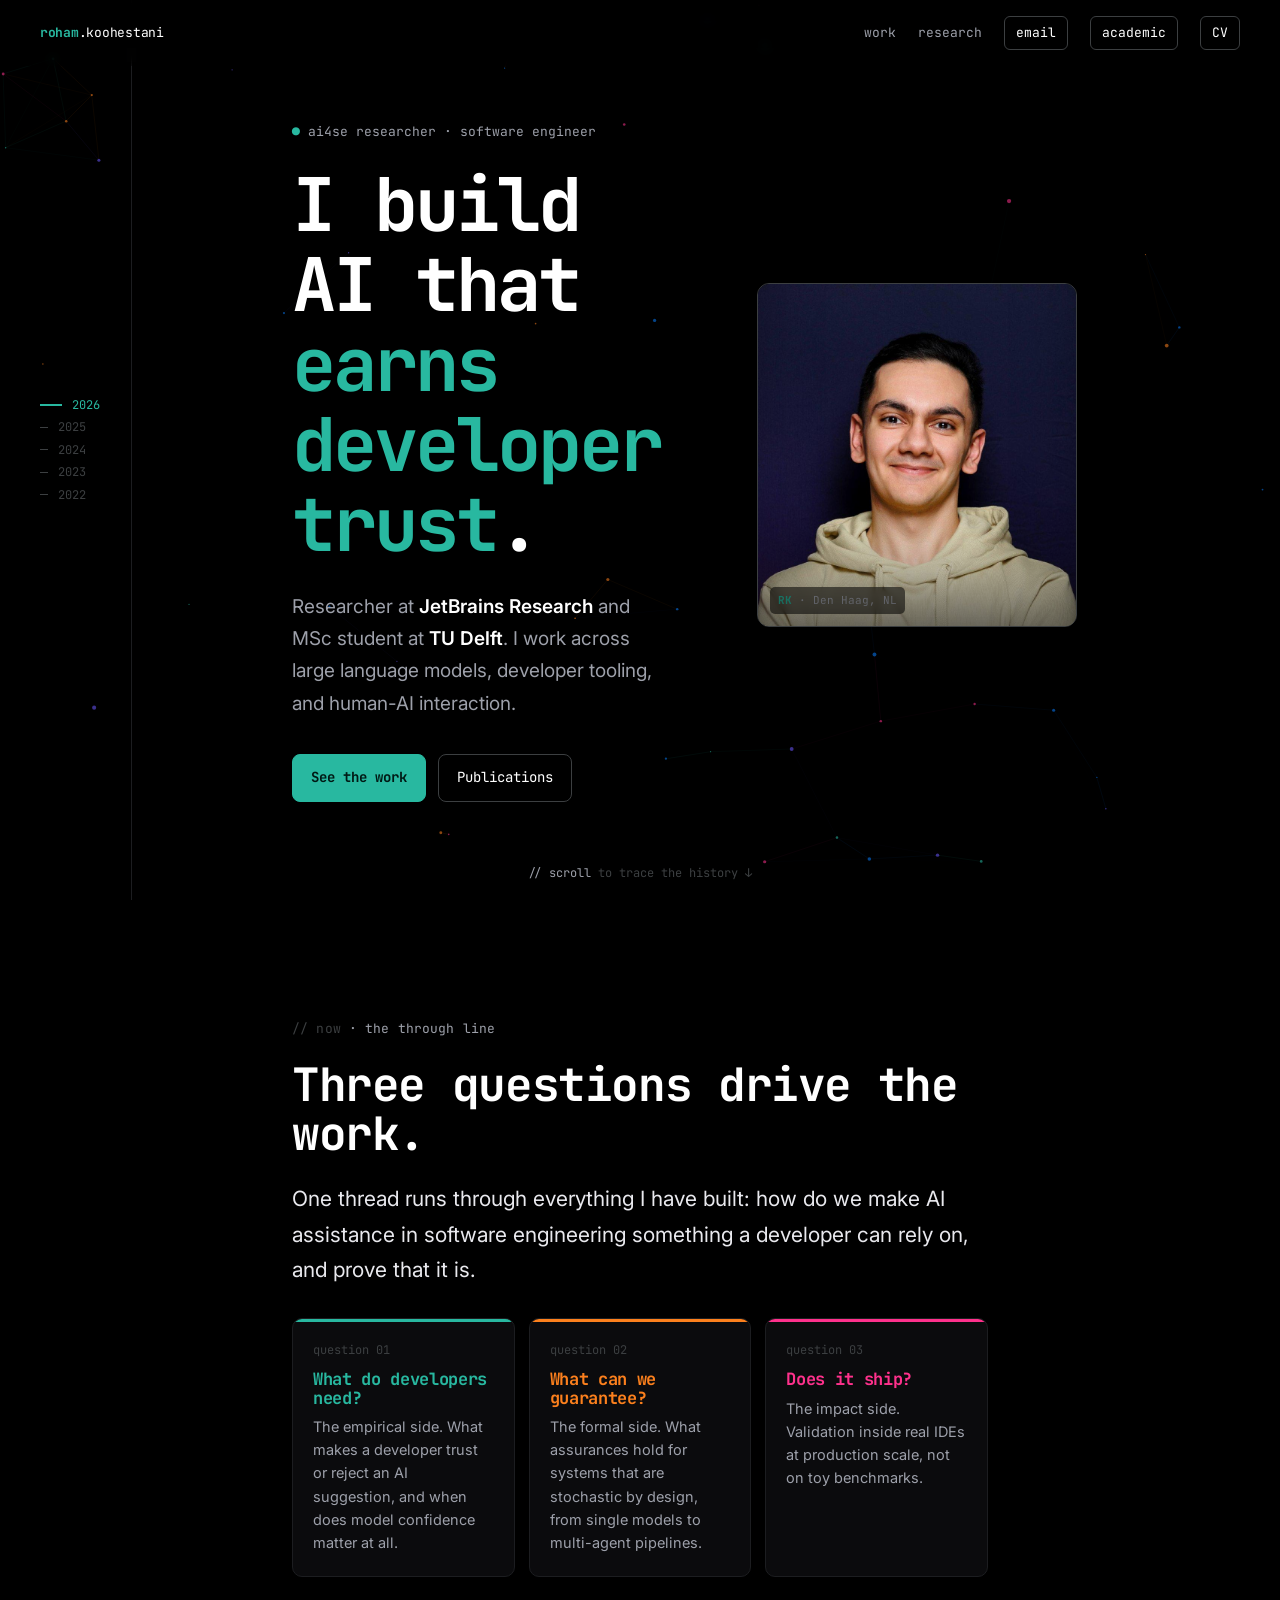
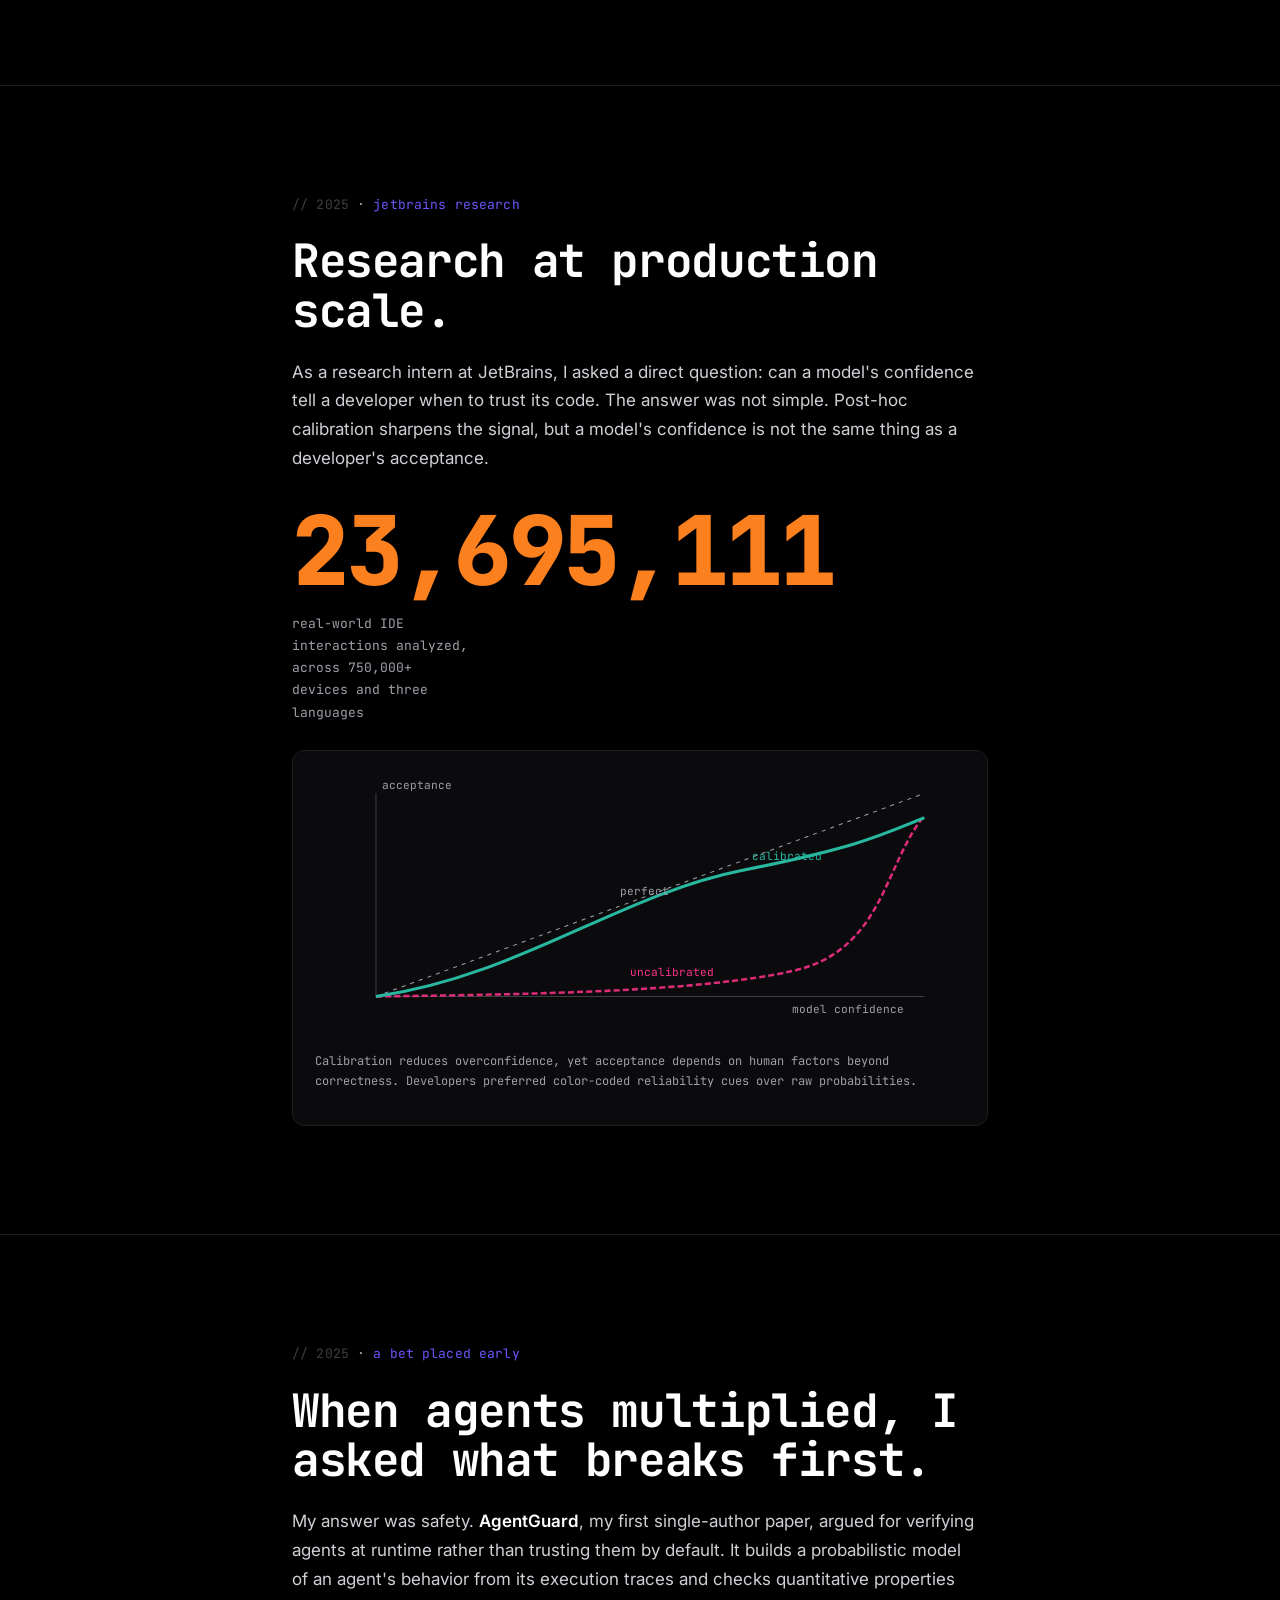
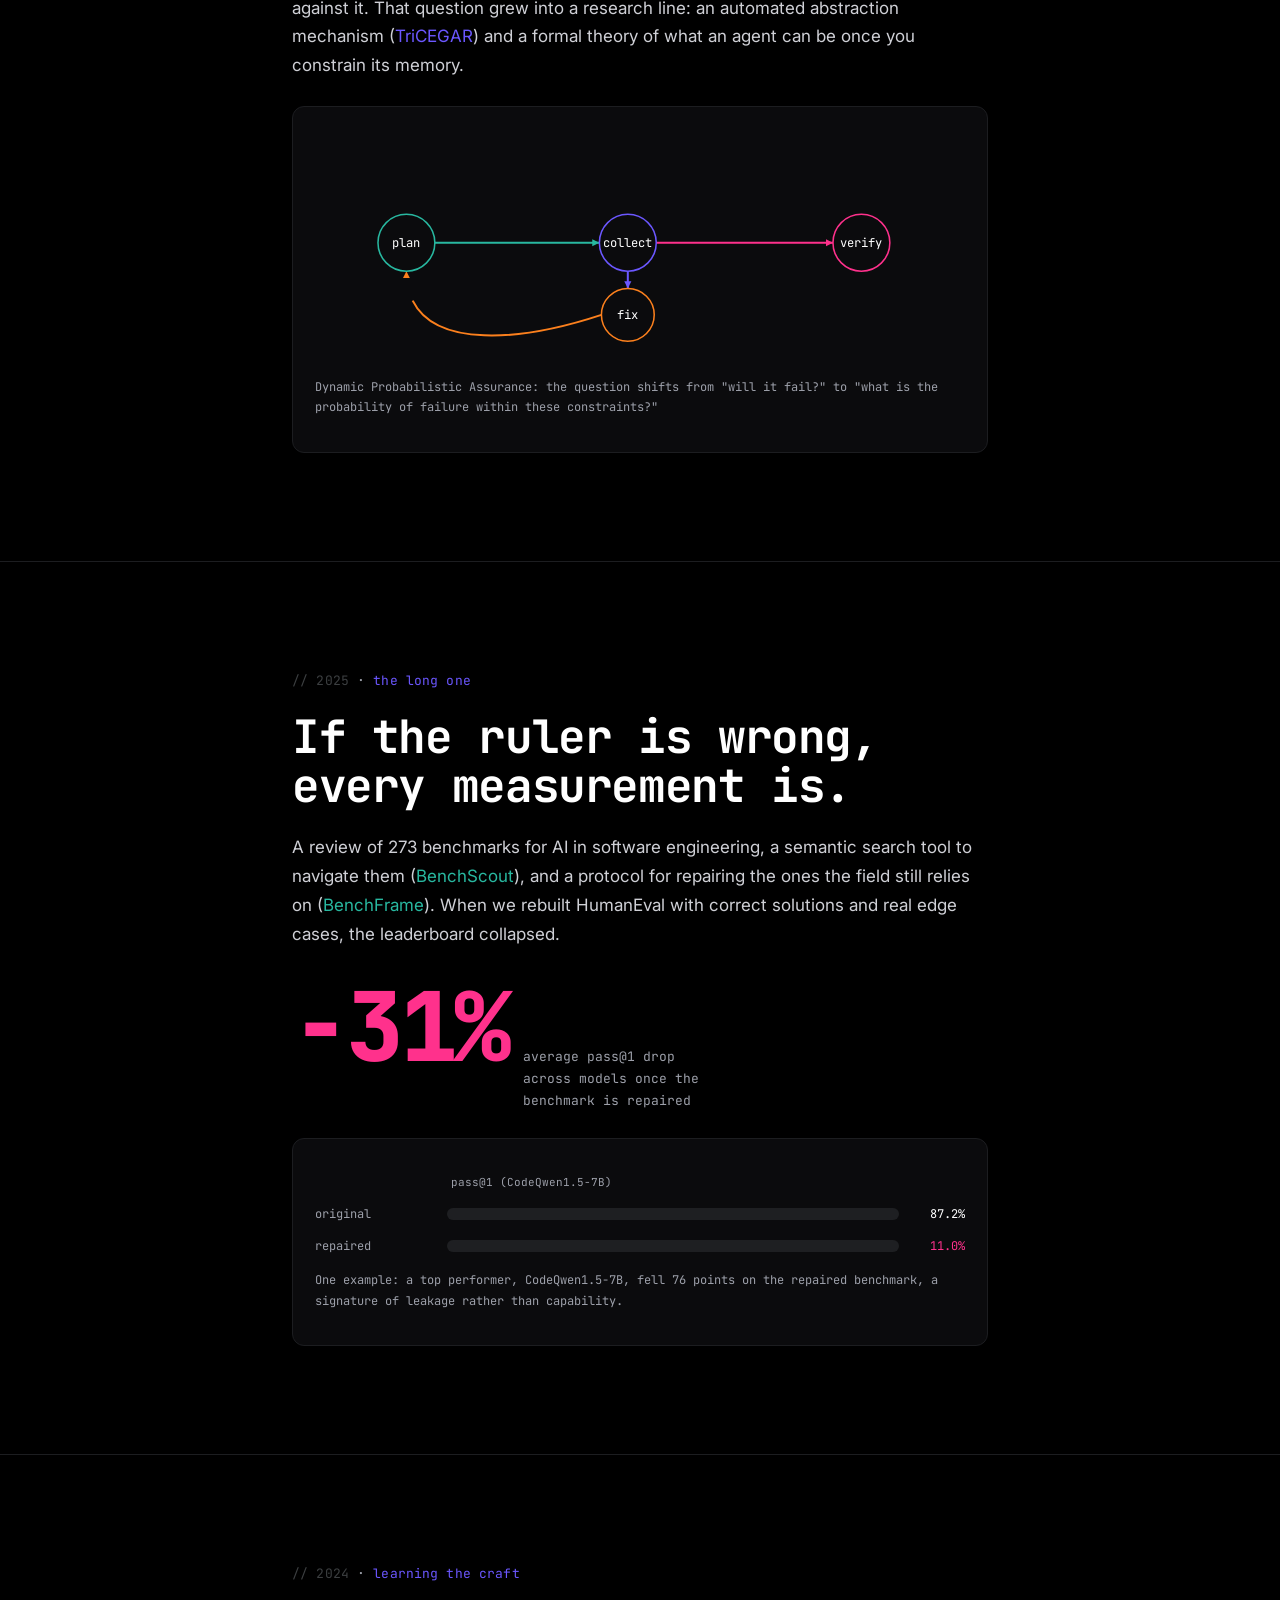
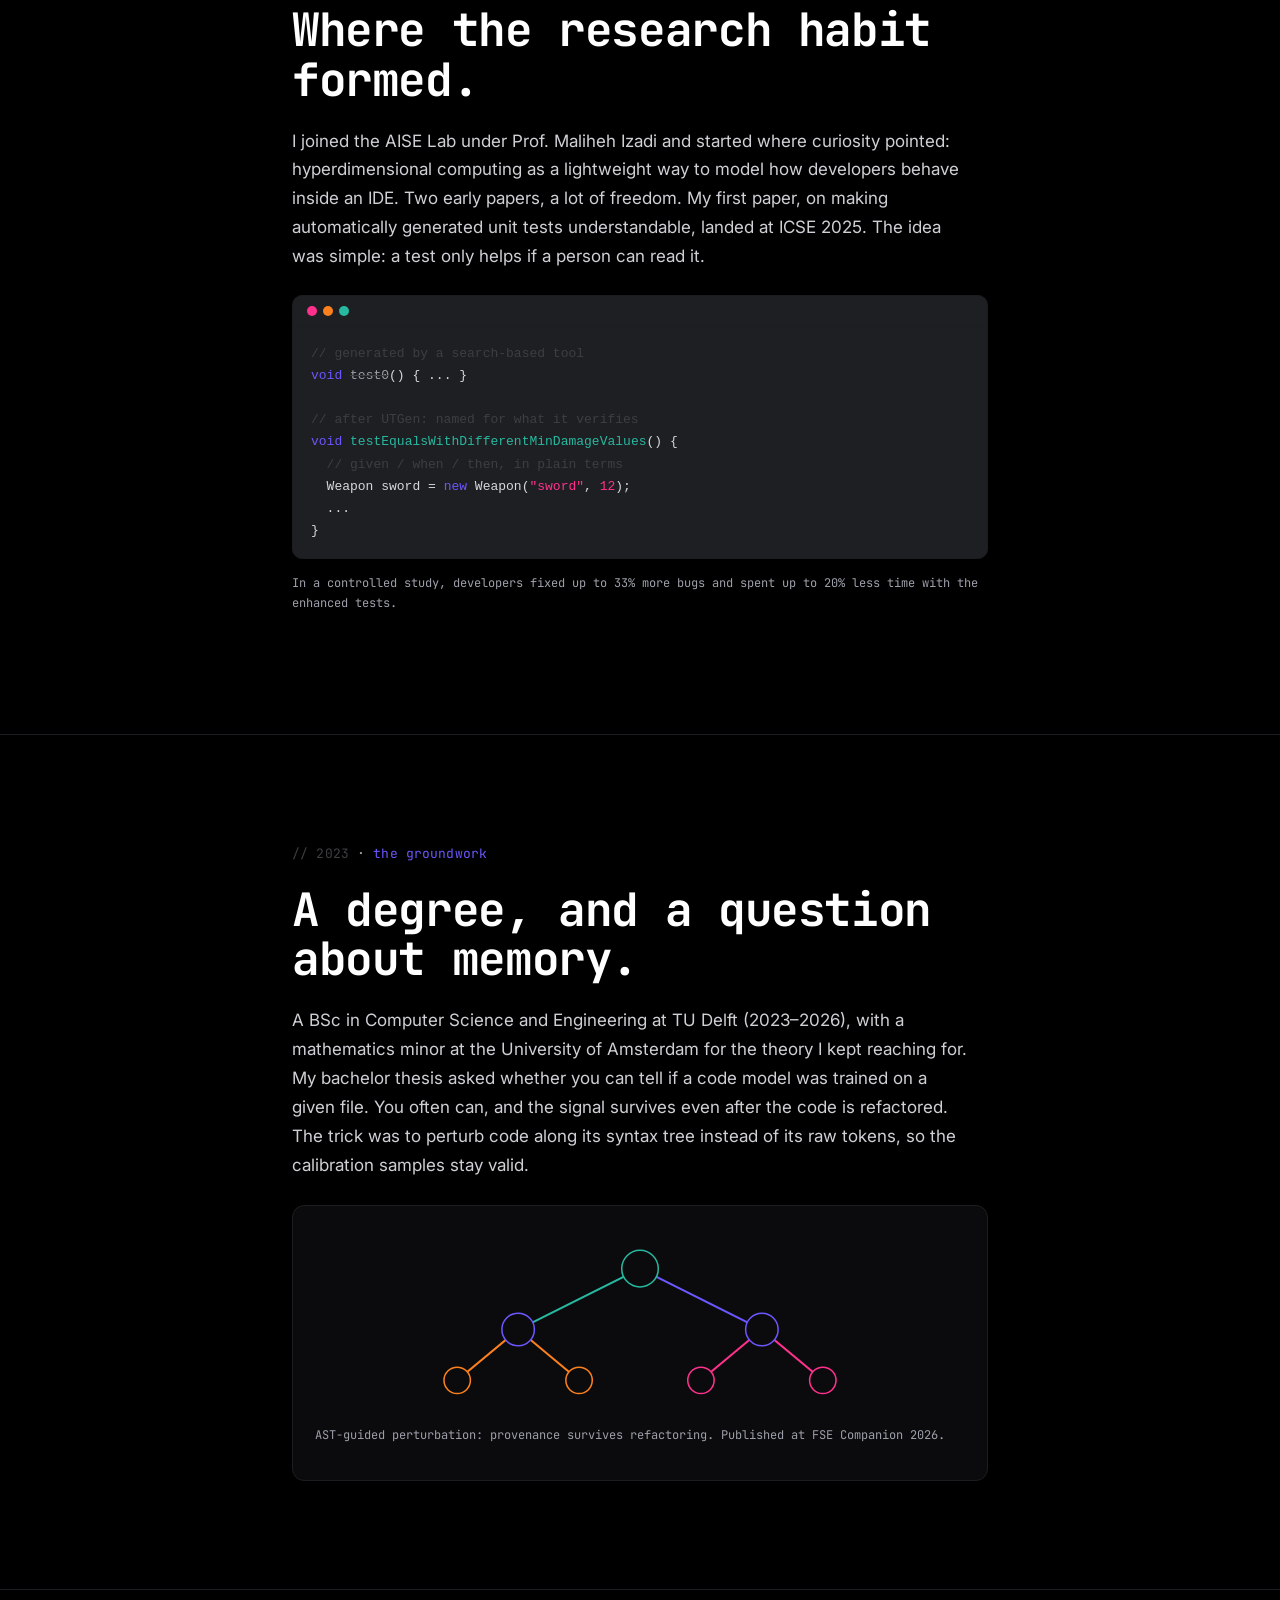
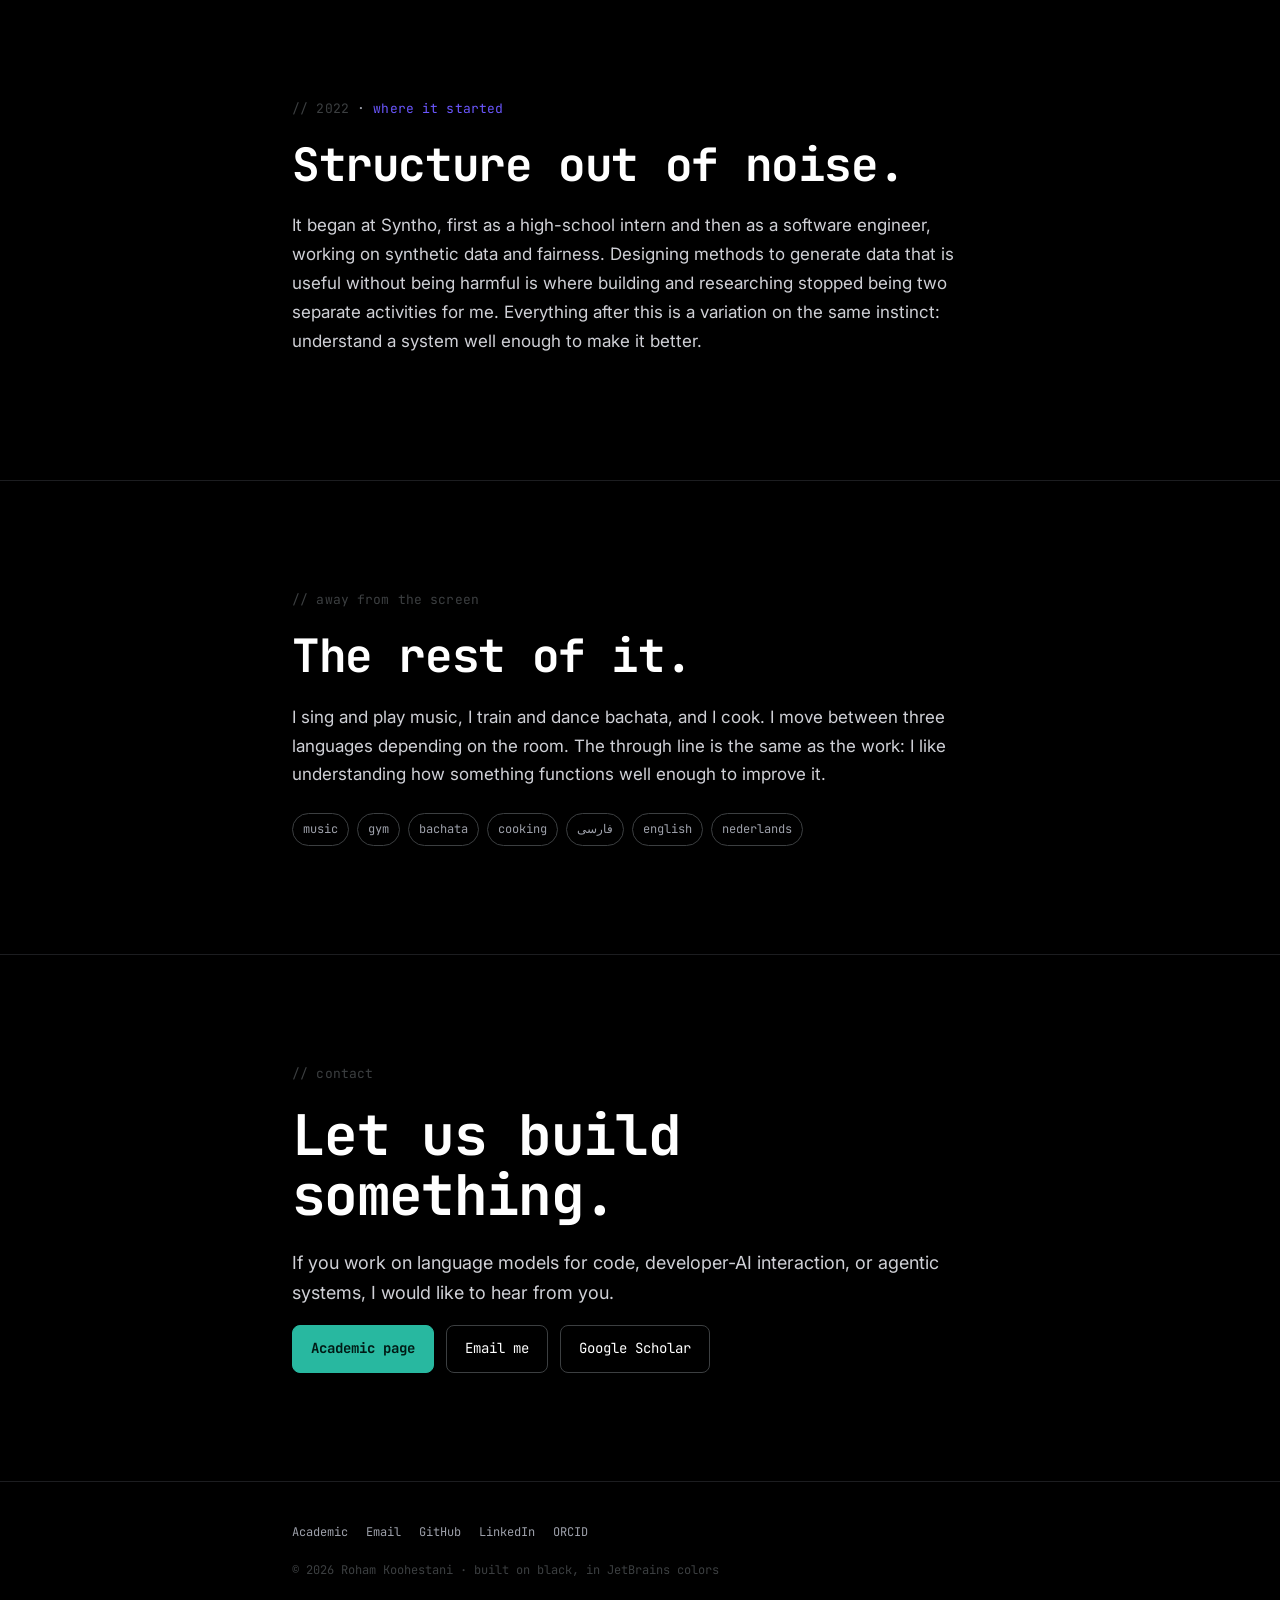
<file: index.html>
<!DOCTYPE html>
<html lang="en">
<head>
  <meta charset="UTF-8" />
  <meta name="viewport" content="width=device-width, initial-scale=1.0" />
  <title>Roham Koohestani</title>
  <meta name="description" content="Roham Koohestani is an AI4SE researcher and software engineer working on large language models for code, developer-AI interaction, and agentic systems." />
  <link rel="icon" type="image/svg+xml" href="assets/favicon.svg" />
  <link rel="preconnect" href="https://fonts.googleapis.com" />
  <link rel="preconnect" href="https://fonts.gstatic.com" crossorigin />
  <link href="https://fonts.googleapis.com/css2?family=Inter:wght@400;500;600&family=JetBrains+Mono:wght@400;500;700;800&display=swap" rel="stylesheet" />
  <link rel="stylesheet" href="assets/styles.css" />
</head>
<body>

  <nav class="nav">
    <a class="nav__brand" href="index.html"><b>roham</b>.koohestani</a>
    <div class="nav__links">
      <a class="hide-sm" href="#work">work</a>
      <a class="hide-sm" href="#research">research</a>
      <a class="is-cta hide-sm" href="mailto:roham.koohestani@jetbrains.com">email</a>
      <a class="is-cta" href="academic.html">academic</a>
      <a class="is-cta" href="cv/cv.pdf">CV</a>
    </div>
  </nav>

  <aside class="rail" aria-hidden="true">
    <div class="rail__item is-active" data-year="2026">2026</div>
    <div class="rail__item" data-year="2025">2025</div>
    <div class="rail__item" data-year="2024">2024</div>
    <div class="rail__item" data-year="2023">2023</div>
    <div class="rail__item" data-year="2022">2022</div>
  </aside>

  <!-- ============================================================ HERO -->
  <header class="hero station" data-year="2026" id="top">
    <canvas id="hero-canvas"></canvas>
    <div class="wrap">
      <div class="hero__grid">
        <div>
          <p class="hero__eyebrow"><span class="dot">&#9679;</span> ai4se researcher &middot; software engineer</p>
          <h1>I build AI that <span class="hl">earns developer trust</span>.</h1>
          <p class="hero__sub">Researcher at <b>JetBrains Research</b> and MSc student at <b>TU Delft</b>. I work across large language models, developer tooling, and human-AI interaction.</p>
          <div class="hero__cta">
            <a class="btn btn--primary" href="#research">See the work</a>
            <a class="btn" href="academic.html">Publications</a>
          </div>
        </div>
        <figure class="portrait reveal">
          <img src="assets/roham.jpeg" alt="Portrait of Roham Koohestani" />
          <figcaption class="portrait__tag"><b>RK</b> &middot; Den Haag, NL</figcaption>
        </figure>
      </div>
    </div>
    <div class="scroll-cue"><span>// scroll</span> to trace the history &#8595;</div>
  </header>

  <!-- ============================================================ WHAT I WORK ON -->
  <section class="station" data-year="2026" id="work">
    <div class="wrap">
      <p class="eyebrow reveal"><span class="cmt">// now</span> &middot; the through line</p>
      <h2 class="reveal">Three questions drive the work.</h2>
      <p class="lead reveal">One thread runs through everything I have built: how do we make AI assistance in software engineering something a developer can rely on, and prove that it is.</p>
      <div class="pillars">
        <div class="pillar reveal d1">
          <p class="q">question 01</p>
          <h3 class="tk-teal">What do developers need?</h3>
          <p>The empirical side. What makes a developer trust or reject an AI suggestion, and when does model confidence matter at all.</p>
        </div>
        <div class="pillar reveal d2">
          <p class="q">question 02</p>
          <h3 class="tk-orange">What can we guarantee?</h3>
          <p>The formal side. What assurances hold for systems that are stochastic by design, from single models to multi-agent pipelines.</p>
        </div>
        <div class="pillar reveal d3">
          <p class="q">question 03</p>
          <h3 class="tk-pink">Does it ship?</h3>
          <p>The impact side. Validation inside real IDEs at production scale, not on toy benchmarks.</p>
        </div>
      </div>
    </div>
  </section>

  <!-- ============================================================ JETBRAINS / CALIBRATION -->
  <section class="station" data-year="2025" id="research">
    <div class="wrap">
      <p class="eyebrow reveal"><span class="cmt">// 2025</span> &middot; <span class="k">jetbrains research</span></p>
      <h2 class="reveal">Research at production scale.</h2>
      <p class="prose reveal">As a research intern at JetBrains, I asked a direct question: can a model's confidence tell a developer when to trust its code. The answer was not simple. Post-hoc calibration sharpens the signal, but a model's confidence is not the same thing as a developer's acceptance.</p>
      <div class="statline reveal">
        <span class="bignum" data-count="24000000" data-final="24M+">0</span>
        <span class="bignum-label">real-world IDE interactions analyzed, across 750,000+ devices and three languages</span>
      </div>
      <div class="viz reveal" data-year-ignore>
        <svg viewBox="0 0 640 260" role="img" aria-label="Reliability diagram: perfect calibration, uncalibrated model, and calibrated model curves.">
          <line x1="60" y1="220" x2="600" y2="220" stroke="#3C3F41" stroke-width="1"/>
          <line x1="60" y1="220" x2="60" y2="20" stroke="#3C3F41" stroke-width="1"/>
          <line x1="60" y1="220" x2="600" y2="20" stroke="#9DA0AA" stroke-width="1" stroke-dasharray="4 5"/>
          <path d="M60 220 C 220 218, 380 215, 470 195 S 560 90, 600 42" fill="none" stroke="#FF318C" stroke-width="2.5" stroke-dasharray="6 3" opacity="0.85"/>
          <path class="calib-curve" d="M60 220 C 200 200, 300 120, 420 96 S 560 60, 600 44" fill="none" stroke="#28B8A0" stroke-width="3" pathLength="1"/>
          <text x="66" y="16" font-family="'JetBrains Mono',monospace" font-size="11" fill="#9DA0AA">acceptance</text>
          <text x="470" y="236" font-family="'JetBrains Mono',monospace" font-size="11" fill="#9DA0AA">model confidence</text>
          <text x="430" y="86" font-family="'JetBrains Mono',monospace" font-size="11" fill="#28B8A0">calibrated</text>
          <text x="300" y="120" font-family="'JetBrains Mono',monospace" font-size="11" fill="#9DA0AA">perfect</text>
          <text x="310" y="200" font-family="'JetBrains Mono',monospace" font-size="11" fill="#FF318C">uncalibrated</text>
        </svg>
        <p class="viz__cap">Calibration reduces overconfidence, yet acceptance depends on human factors beyond correctness. Developers preferred color-coded reliability cues over raw probabilities.</p>
      </div>
    </div>
  </section>

  <!-- ============================================================ AGENTGUARD / AGENT LINE -->
  <section class="station" data-year="2025">
    <div class="wrap">
      <p class="eyebrow reveal"><span class="cmt">// 2025</span> &middot; <span class="k">a bet placed early</span></p>
      <h2 class="reveal">When agents multiplied, I asked what breaks first.</h2>
      <p class="prose reveal">My answer was safety. <strong>AgentGuard</strong>, my first single-author paper, argued for verifying agents at runtime rather than trusting them by default. It builds a probabilistic model of an agent's behavior from its execution traces and checks quantitative properties against it. That question grew into a research line: an automated abstraction mechanism (<span class="tk-purple">TriCEGAR</span>) and a formal theory of what an agent can be once you constrain its memory.</p>
      <div class="viz reveal">
        <svg viewBox="0 0 640 230" role="img" aria-label="An agent modeled as a small Markov decision process, with transitions revealed one by one.">
          <defs>
            <!-- filled, color-matched arrowheads; tip at x=7, refX=7 -->
            <marker id="arr-teal"   markerWidth="8" markerHeight="8" refX="7" refY="4" orient="auto" markerUnits="userSpaceOnUse"><path d="M0,0.5 L7,4 L0,7.5 Z" fill="#28B8A0"/></marker>
            <marker id="arr-purple" markerWidth="8" markerHeight="8" refX="7" refY="4" orient="auto" markerUnits="userSpaceOnUse"><path d="M0,0.5 L7,4 L0,7.5 Z" fill="#6B57FF"/></marker>
            <marker id="arr-orange" markerWidth="8" markerHeight="8" refX="7" refY="4" orient="auto" markerUnits="userSpaceOnUse"><path d="M0,0.5 L7,4 L0,7.5 Z" fill="#FC801D"/></marker>
            <marker id="arr-pink"   markerWidth="8" markerHeight="8" refX="7" refY="4" orient="auto" markerUnits="userSpaceOnUse"><path d="M0,0.5 L7,4 L0,7.5 Z" fill="#FF318C"/></marker>
          </defs>
          <!-- plan → collect (teal, horizontal) -->
          <path class="edge e1" d="M118 112 L280 112" fill="none" stroke="#28B8A0" stroke-width="2" marker-end="url(#arr-teal)"/>
          <!-- collect → fix (purple, straight down) -->
          <path class="edge e2" d="M308 140 L308 157" fill="none" stroke="#6B57FF" stroke-width="2" marker-end="url(#arr-purple)"/>
          <!-- fix → plan (orange, bottom arc) -->
          <path class="edge e3" d="M282 183 C 185 215, 90 215, 90 140" fill="none" stroke="#FC801D" stroke-width="2" marker-end="url(#arr-orange)"/>
          <!-- collect → verify (pink, horizontal) -->
          <path class="edge e4" d="M336 112 L510 112" fill="none" stroke="#FF318C" stroke-width="2" marker-end="url(#arr-pink)"/>
          <!-- nodes drawn last so circles cover any path overshoot -->
          <g class="gnode">
            <circle cx="90"  cy="112" r="28" fill="#0b0b0d" stroke="#28B8A0" stroke-width="1.5"/>
            <text x="90"  y="116" text-anchor="middle">plan</text>
          </g>
          <g class="gnode">
            <circle cx="308" cy="112" r="28" fill="#0b0b0d" stroke="#6B57FF" stroke-width="1.5"/>
            <text x="308" y="116" text-anchor="middle">collect</text>
          </g>
          <g class="gnode">
            <circle cx="308" cy="183" r="26" fill="#0b0b0d" stroke="#FC801D" stroke-width="1.5"/>
            <text x="308" y="187" text-anchor="middle">fix</text>
          </g>
          <g class="gnode">
            <circle cx="538" cy="112" r="28" fill="#0b0b0d" stroke="#FF318C" stroke-width="1.5"/>
            <text x="538" y="116" text-anchor="middle">verify</text>
          </g>
        </svg>
        <p class="viz__cap">Dynamic Probabilistic Assurance: the question shifts from "will it fail?" to "what is the probability of failure within these constraints?"</p>
      </div>
    </div>
  </section>

  <!-- ============================================================ BENCHMARKING -->
  <section class="station" data-year="2025" data-bars>
    <div class="wrap">
      <p class="eyebrow reveal"><span class="cmt">// 2025</span> &middot; <span class="k">the long one</span></p>
      <h2 class="reveal">If the ruler is wrong, every measurement is.</h2>
      <p class="prose reveal">A review of 273 benchmarks for AI in software engineering, a semantic search tool to navigate them (<span class="tk-teal">BenchScout</span>), and a protocol for repairing the ones the field still relies on (<span class="tk-teal">BenchFrame</span>). When we rebuilt HumanEval with correct solutions and real edge cases, the leaderboard collapsed.</p>
      <div class="statline reveal">
        <span class="bignum tk-pink" style="color:var(--pink)">&minus;31%</span>
        <span class="bignum-label">average pass@1 drop across models once the benchmark is repaired</span>
      </div>
      <div class="viz reveal">
        <div class="bars">
          <div class="bar-row" style="color:var(--gray);font-size:11px;margin-bottom:4px;"><span class="lab"></span><span style="padding-left:4px;">pass@1 (CodeQwen1.5-7B)</span><span></span></div>
          <div class="bar-row">
            <span class="lab">original</span>
            <span class="bar-track"><span class="bar-fill f-before" data-w="87%"></span></span>
            <span class="val">87.2%</span>
          </div>
          <div class="bar-row">
            <span class="lab">repaired</span>
            <span class="bar-track"><span class="bar-fill f-after" data-w="11%"></span></span>
            <span class="val tk-pink" style="color:var(--pink);">11.0%</span>
          </div>
        </div>
        <p class="viz__cap">One example: a top performer, CodeQwen1.5-7B, fell 76 points on the repaired benchmark, a signature of leakage rather than capability.</p>
      </div>
    </div>
  </section>

  <!-- ============================================================ CRAFT: HDC + UTGen -->
  <section class="station" data-year="2024">
    <div class="wrap">
      <p class="eyebrow reveal"><span class="cmt">// 2024</span> &middot; <span class="k">learning the craft</span></p>
      <h2 class="reveal">Where the research habit formed.</h2>
      <p class="prose reveal">I joined the AISE Lab under Prof. Maliheh Izadi and started where curiosity pointed: hyperdimensional computing as a lightweight way to model how developers behave inside an IDE. Two early papers, a lot of freedom. My first paper, on making automatically generated unit tests understandable, landed at ICSE 2025. The idea was simple: a test only helps if a person can read it.</p>
      <div class="code reveal">
        <div class="code__bar"><i></i><i></i><i></i></div>
        <pre><span class="cmt">// generated by a search-based tool</span>
<span class="kw">void</span> <span class="old">test0</span>() { ... }

<span class="cmt">// after UTGen: named for what it verifies</span>
<span class="kw">void</span> <span class="fn new">testEqualsWithDifferentMinDamageValues</span>() {
  <span class="cmt">// given / when / then, in plain terms</span>
  Weapon sword = <span class="kw">new</span> Weapon(<span class="str">"sword"</span>, <span class="str">12</span>);
  ...
}</pre>
      </div>
      <p class="viz__cap reveal">In a controlled study, developers fixed up to 33% more bugs and spent up to 20% less time with the enhanced tests.</p>
    </div>
  </section>

  <!-- ============================================================ GROUNDWORK -->
  <section class="station" data-year="2023">
    <div class="wrap">
      <p class="eyebrow reveal"><span class="cmt">// 2023</span> &middot; <span class="k">the groundwork</span></p>
      <h2 class="reveal">A degree, and a question about memory.</h2>
      <p class="prose reveal">A BSc in Computer Science and Engineering at TU Delft (2023&ndash;2026), with a mathematics minor at the University of Amsterdam for the theory I kept reaching for. My bachelor thesis asked whether you can tell if a code model was trained on a given file. You often can, and the signal survives even after the code is refactored. The trick was to perturb code along its syntax tree instead of its raw tokens, so the calibration samples stay valid.</p>
      <div class="viz reveal">
        <svg viewBox="0 0 640 180" role="img" aria-label="An abstract syntax tree resolving from a line of source code.">
          <line class="edge e1" x1="320" y1="40" x2="200" y2="100" stroke="#28B8A0" stroke-width="2"/>
          <line class="edge e2" x1="320" y1="40" x2="440" y2="100" stroke="#6B57FF" stroke-width="2"/>
          <line class="edge e3" x1="200" y1="100" x2="140" y2="150" stroke="#FC801D" stroke-width="2"/>
          <line class="edge e3" x1="200" y1="100" x2="260" y2="150" stroke="#FC801D" stroke-width="2"/>
          <line class="edge e4" x1="440" y1="100" x2="380" y2="150" stroke="#FF318C" stroke-width="2"/>
          <line class="edge e4" x1="440" y1="100" x2="500" y2="150" stroke="#FF318C" stroke-width="2"/>
          <g class="gnode">
            <circle cx="320" cy="40" r="18" fill="#0b0b0d" stroke="#28B8A0" stroke-width="1.5"/>
            <circle cx="200" cy="100" r="16" fill="#0b0b0d" stroke="#6B57FF" stroke-width="1.5"/>
            <circle cx="440" cy="100" r="16" fill="#0b0b0d" stroke="#6B57FF" stroke-width="1.5"/>
            <circle cx="140" cy="150" r="13" fill="#0b0b0d" stroke="#FC801D" stroke-width="1.5"/>
            <circle cx="260" cy="150" r="13" fill="#0b0b0d" stroke="#FC801D" stroke-width="1.5"/>
            <circle cx="380" cy="150" r="13" fill="#0b0b0d" stroke="#FF318C" stroke-width="1.5"/>
            <circle cx="500" cy="150" r="13" fill="#0b0b0d" stroke="#FF318C" stroke-width="1.5"/>
          </g>
        </svg>
        <p class="viz__cap">AST-guided perturbation: provenance survives refactoring. Published at FSE Companion 2026.</p>
      </div>
    </div>
  </section>

  <!-- ============================================================ ORIGIN: SYNTHO -->
  <section class="station" data-year="2022">
    <div class="wrap">
      <p class="eyebrow reveal"><span class="cmt">// 2022</span> &middot; <span class="k">where it started</span></p>
      <h2 class="reveal">Structure out of noise.</h2>
      <p class="prose reveal">It began at Syntho, first as a high-school intern and then as a software engineer, working on synthetic data and fairness. Designing methods to generate data that is useful without being harmful is where building and researching stopped being two separate activities for me. Everything after this is a variation on the same instinct: understand a system well enough to make it better.</p>
    </div>
  </section>

  <!-- ============================================================ PERSONAL -->
  <section class="station">
    <div class="wrap">
      <p class="eyebrow reveal"><span class="cmt">// away from the screen</span></p>
      <h2 class="reveal">The rest of it.</h2>
      <p class="prose reveal">I sing and play music, I train and dance bachata, and I cook. I move between three languages depending on the room. The through line is the same as the work: I like understanding how something functions well enough to improve it.</p>
      <div class="tags reveal">
        <span>music</span><span>gym</span><span>bachata</span><span>cooking</span>
        <span class="tk-teal">فارسی</span><span class="tk-teal">english</span><span class="tk-teal">nederlands</span>
      </div>
    </div>
  </section>

  <!-- ============================================================ CLOSE -->
  <section class="station close">
    <div class="wrap">
      <p class="eyebrow reveal"><span class="cmt">// contact</span></p>
      <h2 class="reveal">Let us build something.</h2>
      <p class="prose reveal">If you work on language models for code, developer-AI interaction, or agentic systems, I would like to hear from you.</p>
      <div class="hero__cta reveal">
        <a class="btn btn--primary" href="academic.html">Academic page</a>
        <a class="btn" href="mailto:roham.koohestani@jetbrains.com">Email me</a>
        <a class="btn" href="https://scholar.google.com/citations?user=xDkfR7UAAAAJ&hl=en">Google Scholar</a>
      </div>
    </div>
  </section>

  <footer class="foot">
    <div class="wrap">
      <div class="foot__links">
        <a href="academic.html">Academic</a>
        <a href="mailto:roham.koohestani@jetbrains.com">Email</a>
        <a href="https://github.com/RebelOfDeath">GitHub</a>
        <a href="https://www.linkedin.com/in/rohamkoohestani/">LinkedIn</a>
        <a href="https://orcid.org/0009-0000-1649-9596">ORCID</a>
      </div>
      <div>&copy; <span id="yr">2026</span> Roham Koohestani &middot; built on black, in JetBrains colors</div>
    </div>
  </footer>

  <script src="assets/main.js"></script>
</body>
</html>
</file>
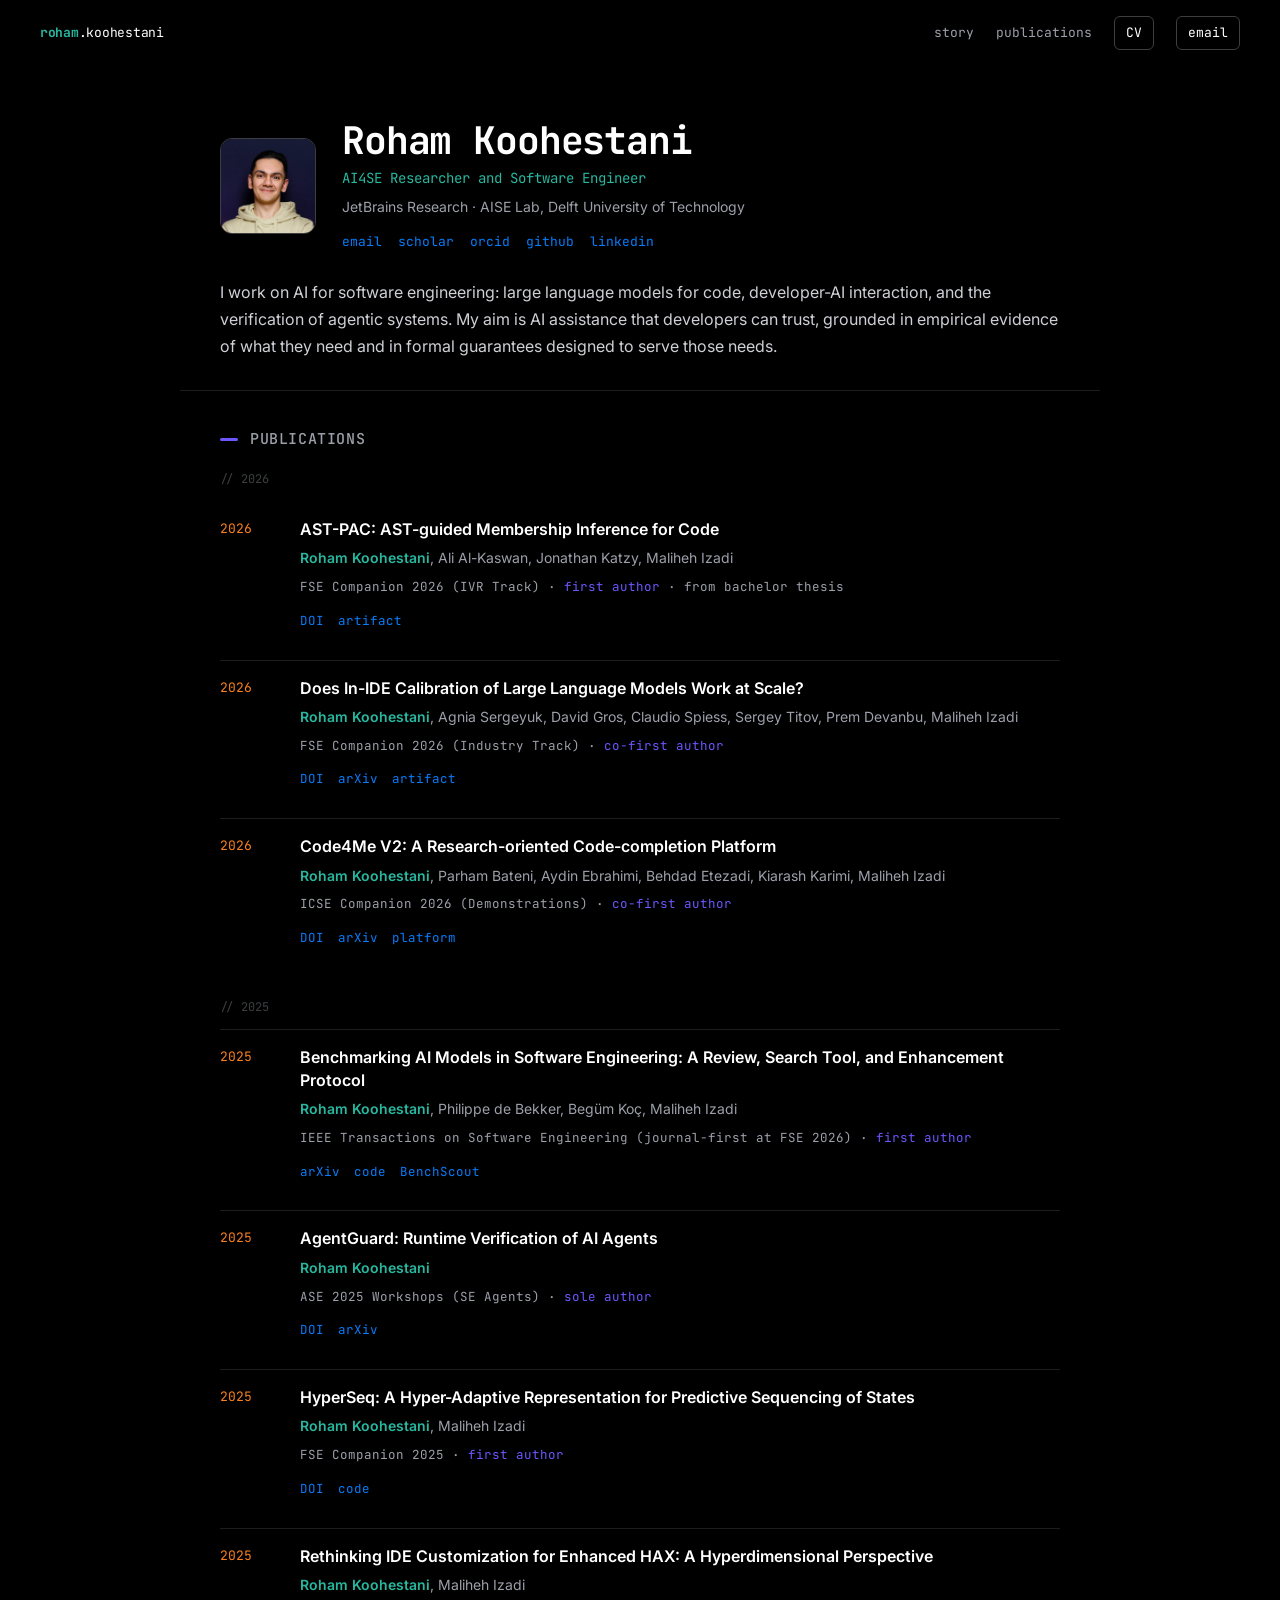
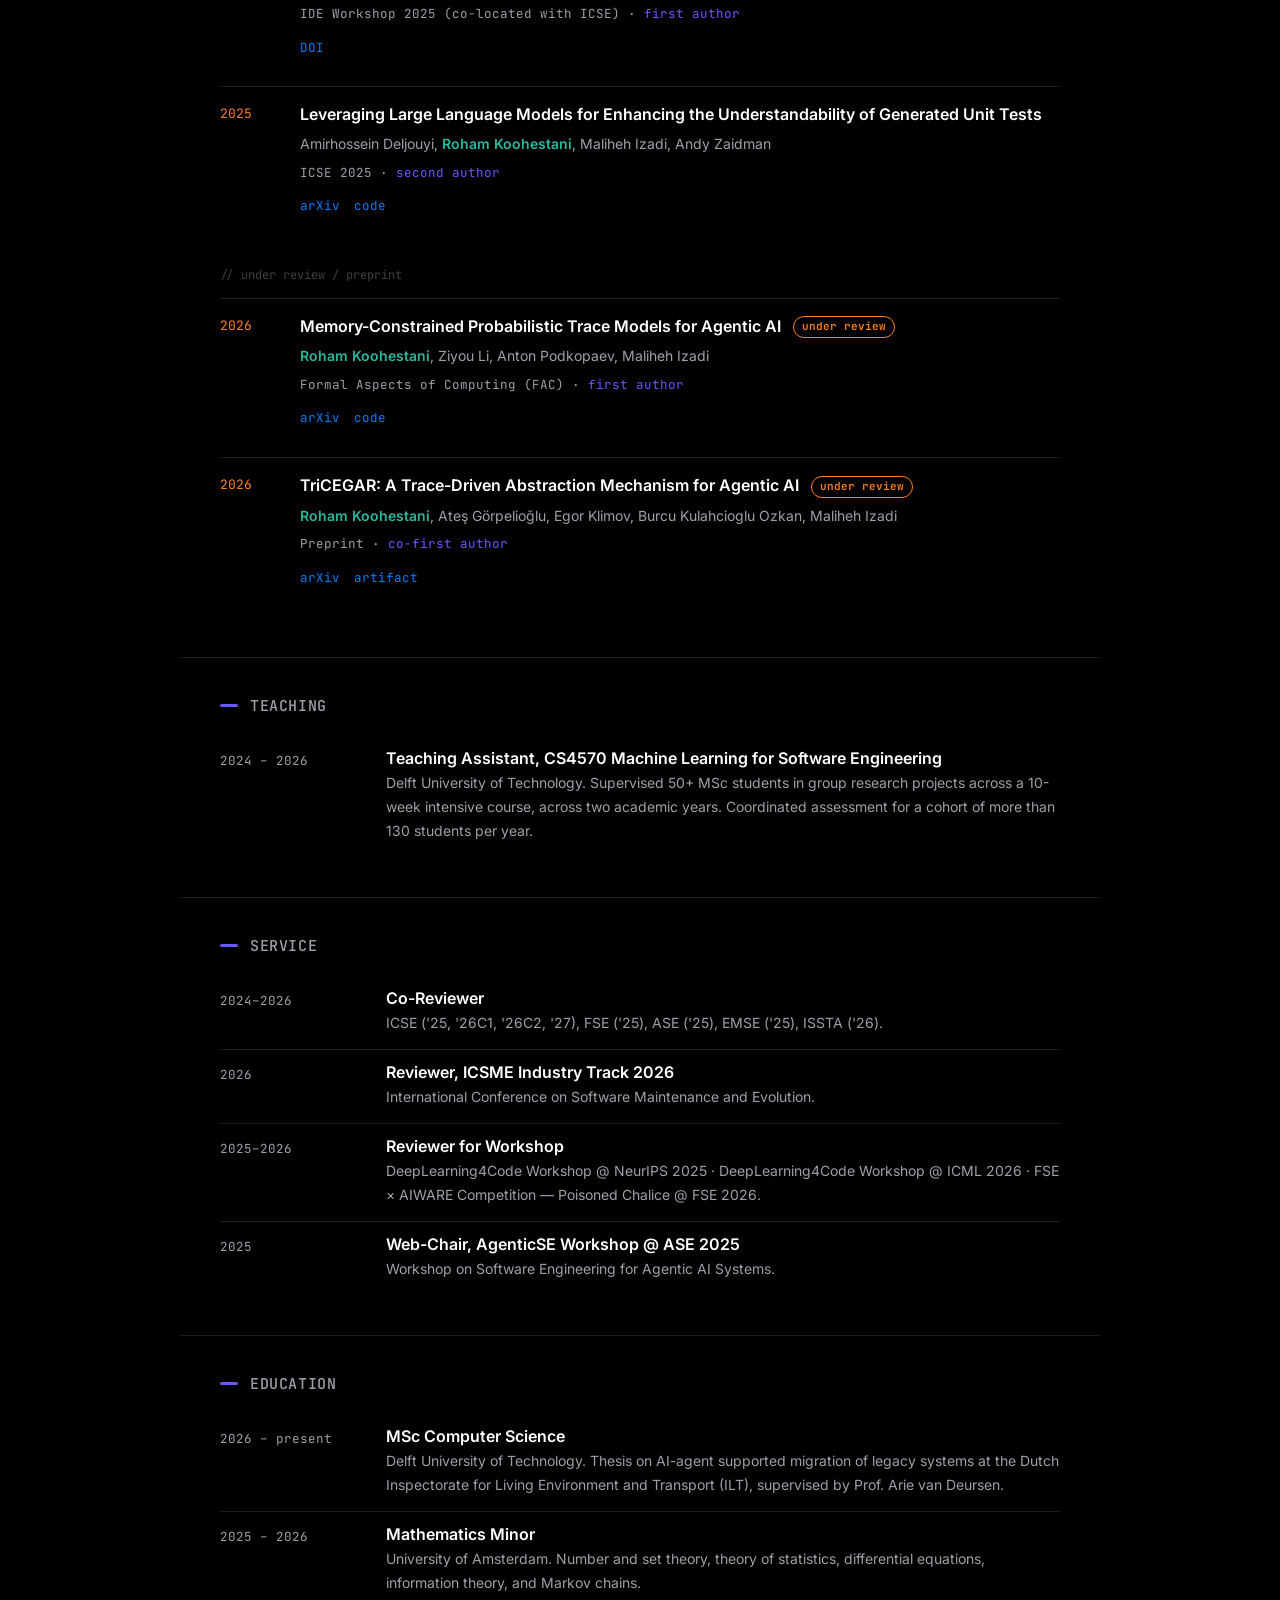
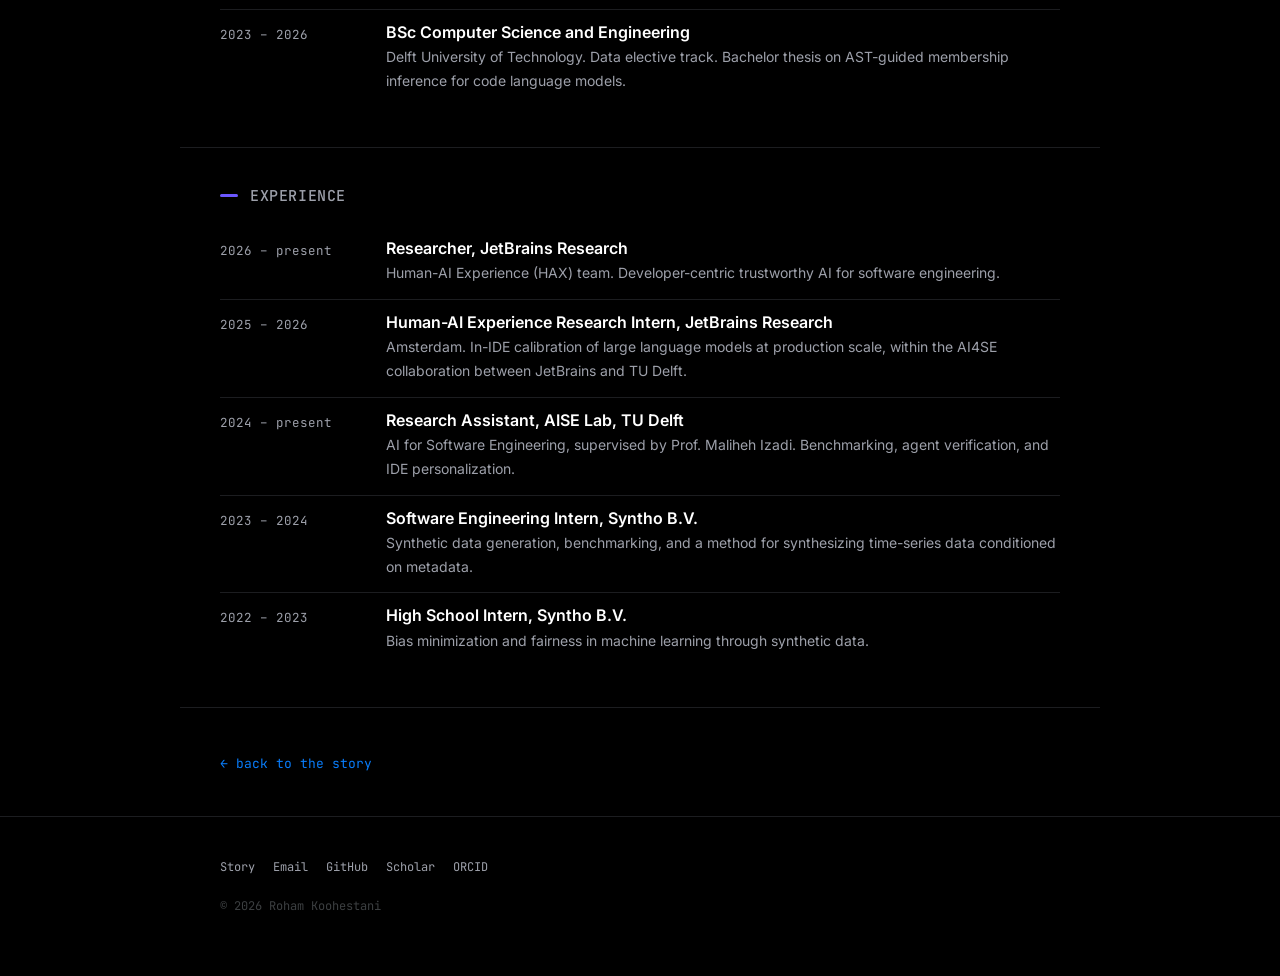
<file: academic.html>
<!DOCTYPE html>
<html lang="en">
<head>
  <meta charset="UTF-8" />
  <meta name="viewport" content="width=device-width, initial-scale=1.0" />
  <title>Roham Koohestani &middot; Academic</title>
  <meta name="description" content="Publications, teaching, service, and academic record of Roham Koohestani, AI4SE researcher at JetBrains Research and TU Delft." />
  <link rel="icon" type="image/svg+xml" href="assets/favicon.svg" />
  <link rel="preconnect" href="https://fonts.googleapis.com" />
  <link rel="preconnect" href="https://fonts.gstatic.com" crossorigin />
  <link href="https://fonts.googleapis.com/css2?family=Inter:wght@400;500;600&family=JetBrains+Mono:wght@400;500;700;800&display=swap" rel="stylesheet" />
  <link rel="stylesheet" href="assets/styles.css" />
</head>
<body class="ac-body">

  <nav class="nav">
    <a class="nav__brand" href="index.html"><b>roham</b>.koohestani</a>
    <div class="nav__links">
      <a class="hide-sm" href="index.html">story</a>
      <a class="hide-sm" href="#publications">publications</a>
      <a class="is-cta" href="cv/cv.pdf">CV</a>
      <a class="is-cta" href="mailto:roham.koohestani@jetbrains.com">email</a>
    </div>
  </nav>

  <header class="ac-head">
    <div class="ac-avatar"><img src="assets/roham.jpeg" alt="Portrait of Roham Koohestani" /></div>
    <div>
      <h1>Roham Koohestani</h1>
      <p class="ac-role">AI4SE Researcher and Software Engineer</p>
      <p class="ac-aff">JetBrains Research &middot; AISE Lab, Delft University of Technology</p>
      <div class="ac-social">
        <a href="mailto:roham.koohestani@jetbrains.com">email</a>
        <a href="https://scholar.google.com/citations?user=xDkfR7UAAAAJ&hl=en">scholar</a>
        <a href="https://orcid.org/0009-0000-1649-9596">orcid</a>
        <a href="https://github.com/RebelOfDeath">github</a>
        <a href="https://www.linkedin.com/in/rohamkoohestani/">linkedin</a>
      </div>
    </div>
  </header>

  <p class="ac-statement">
    I work on AI for software engineering: large language models for code, developer-AI interaction, and the verification of agentic systems. My aim is AI assistance that developers can trust, grounded in empirical evidence of what they need and in formal guarantees designed to serve those needs.
  </p>

  <!-- ===================================================== PUBLICATIONS -->
  <section class="ac-section" id="publications">
    <h2>Publications</h2>

    <p class="ac-yeargroup">// 2026</p>

    <article class="pub">
      <div class="pub__yr">2026</div>
      <div>
        <p class="pub__title">AST-PAC: AST-guided Membership Inference for Code</p>
        <p class="pub__authors"><span class="me">Roham Koohestani</span>, Ali Al-Kaswan, Jonathan Katzy, Maliheh Izadi</p>
        <p class="pub__venue">FSE Companion 2026 (IVR Track) &middot; <span class="role">first author</span> &middot; from bachelor thesis</p>
        <p class="pub__links">
          <a href="https://doi.org/10.1145/3803437.3805588">DOI</a>
          <a href="https://doi.org/10.5281/zenodo.18348152">artifact</a>
        </p>
      </div>
    </article>

    <article class="pub">
      <div class="pub__yr">2026</div>
      <div>
        <p class="pub__title">Does In-IDE Calibration of Large Language Models Work at Scale?</p>
        <p class="pub__authors"><span class="me">Roham Koohestani</span>, Agnia Sergeyuk, David Gros, Claudio Spiess, Sergey Titov, Prem Devanbu, Maliheh Izadi</p>
        <p class="pub__venue">FSE Companion 2026 (Industry Track) &middot; <span class="role">co-first author</span></p>
        <p class="pub__links">
          <a href="https://doi.org/10.1145/3803437.3805234">DOI</a>
          <a href="https://arxiv.org/abs/2510.22614">arXiv</a>
          <a href="https://doi.org/10.5281/zenodo.18231197">artifact</a>
        </p>
      </div>
    </article>

    <article class="pub">
      <div class="pub__yr">2026</div>
      <div>
        <p class="pub__title">Code4Me V2: A Research-oriented Code-completion Platform</p>
        <p class="pub__authors"><span class="me">Roham Koohestani</span>, Parham Bateni, Aydin Ebrahimi, Behdad Etezadi, Kiarash Karimi, Maliheh Izadi</p>
        <p class="pub__venue">ICSE Companion 2026 (Demonstrations) &middot; <span class="role">co-first author</span></p>
        <p class="pub__links">
          <a href="https://doi.org/10.1145/3774748.3787616">DOI</a>
          <a href="https://arxiv.org/abs/2510.03755">arXiv</a>
          <a href="https://app.code4me.me">platform</a>
        </p>
      </div>
    </article>

    <p class="ac-yeargroup">// 2025</p>

    <article class="pub">
      <div class="pub__yr">2025</div>
      <div>
        <p class="pub__title">Benchmarking AI Models in Software Engineering: A Review, Search Tool, and Enhancement Protocol</p>
        <p class="pub__authors"><span class="me">Roham Koohestani</span>, Philippe de Bekker, Beg&uuml;m Ko&ccedil;, Maliheh Izadi</p>
        <p class="pub__venue">IEEE Transactions on Software Engineering (journal-first at FSE 2026) &middot; <span class="role">first author</span></p>
        <p class="pub__links">
          <a href="https://arxiv.org/abs/2503.05860">arXiv</a>
          <a href="https://github.com/AISE-TUDelft/AI4SE-benchmarks">code</a>
          <a href="https://evalpro.online/">BenchScout</a>
        </p>
      </div>
    </article>

    <article class="pub">
      <div class="pub__yr">2025</div>
      <div>
        <p class="pub__title">AgentGuard: Runtime Verification of AI Agents</p>
        <p class="pub__authors"><span class="me">Roham Koohestani</span></p>
        <p class="pub__venue">ASE 2025 Workshops (SE Agents) &middot; <span class="role">sole author</span></p>
        <p class="pub__links">
          <a href="https://doi.org/10.1109/ASEW67777.2025.00023">DOI</a>
          <a href="https://arxiv.org/abs/2509.23864">arXiv</a>
        </p>
      </div>
    </article>

    <article class="pub">
      <div class="pub__yr">2025</div>
      <div>
        <p class="pub__title">HyperSeq: A Hyper-Adaptive Representation for Predictive Sequencing of States</p>
        <p class="pub__authors"><span class="me">Roham Koohestani</span>, Maliheh Izadi</p>
        <p class="pub__venue">FSE Companion 2025 &middot; <span class="role">first author</span></p>
        <p class="pub__links">
          <a href="https://doi.org/10.1145/3696630.3728526">DOI</a>
          <a href="https://github.com/hyperseq-replication/package">code</a>
        </p>
      </div>
    </article>

    <article class="pub">
      <div class="pub__yr">2025</div>
      <div>
        <p class="pub__title">Rethinking IDE Customization for Enhanced HAX: A Hyperdimensional Perspective</p>
        <p class="pub__authors"><span class="me">Roham Koohestani</span>, Maliheh Izadi</p>
        <p class="pub__venue">IDE Workshop 2025 (co-located with ICSE) &middot; <span class="role">first author</span></p>
        <p class="pub__links">
          <a href="https://doi.org/10.1109/IDE66625.2025.00007">DOI</a>
        </p>
      </div>
    </article>

    <article class="pub">
      <div class="pub__yr">2025</div>
      <div>
        <p class="pub__title">Leveraging Large Language Models for Enhancing the Understandability of Generated Unit Tests</p>
        <p class="pub__authors">Amirhossein Deljouyi, <span class="me">Roham Koohestani</span>, Maliheh Izadi, Andy Zaidman</p>
        <p class="pub__venue">ICSE 2025 &middot; <span class="role">second author</span></p>
        <p class="pub__links">
          <a href="https://arxiv.org/abs/2408.11710">arXiv</a>
          <a href="https://github.com/amirdeljouyi/UTGen">code</a>
        </p>
      </div>
    </article>

    <p class="ac-yeargroup">// under review / preprint</p>

    <article class="pub">
      <div class="pub__yr">2026</div>
      <div>
        <p class="pub__title">Memory-Constrained Probabilistic Trace Models for Agentic AI <span class="chip review">under review</span></p>
        <p class="pub__authors"><span class="me">Roham Koohestani</span>, Ziyou Li, Anton Podkopaev, Maliheh Izadi</p>
        <p class="pub__venue">Formal Aspects of Computing (FAC) &middot; <span class="role">first author</span></p>
        <p class="pub__links">
          <a href="https://arxiv.org/abs/2510.23487">arXiv</a>
          <a href="https://github.com/RebelOfDeath/koog-formal-contracts">code</a>
        </p>
      </div>
    </article>

    <article class="pub">
      <div class="pub__yr">2026</div>
      <div>
        <p class="pub__title">TriCEGAR: A Trace-Driven Abstraction Mechanism for Agentic AI <span class="chip review">under review</span></p>
        <p class="pub__authors"><span class="me">Roham Koohestani</span>, Ate&#351; G&ouml;rpelio&#287;lu, Egor Klimov, Burcu Kulahcioglu Ozkan, Maliheh Izadi</p>
        <p class="pub__venue">Preprint &middot; <span class="role">co-first author</span></p>
        <p class="pub__links">
          <a href="https://arxiv.org/abs/2601.22997">arXiv</a>
          <a href="https://zenodo.org/records/18338703">artifact</a>
        </p>
      </div>
    </article>
  </section>

  <!-- ===================================================== TEACHING -->
  <section class="ac-section">
    <h2>Teaching</h2>
    <div class="ac-row">
      <div class="when">2024 &ndash; 2026</div>
      <div>
        <h3>Teaching Assistant, CS4570 Machine Learning for Software Engineering</h3>
        <p>Delft University of Technology. Supervised 50+ MSc students in group research projects across a 10-week intensive course, across two academic years. Coordinated assessment for a cohort of more than 130 students per year.</p>
      </div>
    </div>
  </section>

  <!-- ===================================================== SERVICE -->
  <section class="ac-section">
    <h2>Service</h2>
    <div class="ac-row">
      <div class="when">2024&ndash;2026</div>
      <div>
        <h3>Co-Reviewer</h3>
        <p>ICSE ('25, '26C1, '26C2, '27), FSE ('25), ASE ('25), EMSE ('25), ISSTA ('26).</p>
      </div>
    </div>
    <div class="ac-row">
      <div class="when">2026</div>
      <div>
        <h3>Reviewer, ICSME Industry Track 2026</h3>
        <p>International Conference on Software Maintenance and Evolution.</p>
      </div>
    </div>
    <div class="ac-row">
      <div class="when">2025&ndash;2026</div>
      <div>
        <h3>Reviewer for Workshop</h3>
        <p>DeepLearning4Code Workshop @ NeurIPS 2025 &middot; DeepLearning4Code Workshop @ ICML 2026 &middot; FSE &times; AIWARE Competition &mdash; Poisoned Chalice @ FSE 2026.</p>
      </div>
    </div>
    <div class="ac-row">
      <div class="when">2025</div>
      <div>
        <h3>Web-Chair, AgenticSE Workshop @ ASE 2025</h3>
        <p>Workshop on Software Engineering for Agentic AI Systems.</p>
      </div>
    </div>
  </section>

  <!-- ===================================================== EDUCATION -->
  <section class="ac-section">
    <h2>Education</h2>
    <div class="ac-row">
      <div class="when">2026 &ndash; present</div>
      <div>
        <h3>MSc Computer Science</h3>
        <p>Delft University of Technology. Thesis on AI-agent supported migration of legacy systems at the Dutch Inspectorate for Living Environment and Transport (ILT), supervised by Prof. Arie van Deursen.</p>
      </div>
    </div>
    <div class="ac-row">
      <div class="when">2025 &ndash; 2026</div>
      <div>
        <h3>Mathematics Minor</h3>
        <p>University of Amsterdam. Number and set theory, theory of statistics, differential equations, information theory, and Markov chains.</p>
      </div>
    </div>
    <div class="ac-row">
      <div class="when">2023 &ndash; 2026</div>
      <div>
        <h3>BSc Computer Science and Engineering</h3>
        <p>Delft University of Technology. Data elective track. Bachelor thesis on AST-guided membership inference for code language models.</p>
      </div>
    </div>
  </section>

  <!-- ===================================================== EXPERIENCE -->
  <section class="ac-section">
    <h2>Experience</h2>
    <div class="ac-row">
      <div class="when">2026 &ndash; present</div>
      <div>
        <h3>Researcher, JetBrains Research</h3>
        <p>Human-AI Experience (HAX) team. Developer-centric trustworthy AI for software engineering.</p>
      </div>
    </div>
    <div class="ac-row">
      <div class="when">2025 &ndash; 2026</div>
      <div>
        <h3>Human-AI Experience Research Intern, JetBrains Research</h3>
        <p>Amsterdam. In-IDE calibration of large language models at production scale, within the AI4SE collaboration between JetBrains and TU Delft.</p>
      </div>
    </div>
    <div class="ac-row">
      <div class="when">2024 &ndash; present</div>
      <div>
        <h3>Research Assistant, AISE Lab, TU Delft</h3>
        <p>AI for Software Engineering, supervised by Prof. Maliheh Izadi. Benchmarking, agent verification, and IDE personalization.</p>
      </div>
    </div>
    <div class="ac-row">
      <div class="when">2023 &ndash; 2024</div>
      <div>
        <h3>Software Engineering Intern, Syntho B.V.</h3>
        <p>Synthetic data generation, benchmarking, and a method for synthesizing time-series data conditioned on metadata.</p>
      </div>
    </div>
    <div class="ac-row">
      <div class="when">2022 &ndash; 2023</div>
      <div>
        <h3>High School Intern, Syntho B.V.</h3>
        <p>Bias minimization and fairness in machine learning through synthetic data.</p>
      </div>
    </div>
  </section>


  <section class="ac-section" style="border-bottom:none;">
    <a class="backlink" href="index.html">&#8592; back to the story</a>
  </section>

  <footer class="foot">
    <div style="max-width:920px;margin:0 auto;padding:0 clamp(20px,5vw,40px);">
      <div class="foot__links">
        <a href="index.html">Story</a>
        <a href="mailto:roham.koohestani@jetbrains.com">Email</a>
        <a href="https://github.com/RebelOfDeath">GitHub</a>
        <a href="https://scholar.google.com/citations?user=xDkfR7UAAAAJ&hl=en">Scholar</a>
        <a href="https://orcid.org/0009-0000-1649-9596">ORCID</a>
      </div>
      <div>&copy; <span id="yr">2026</span> Roham Koohestani</div>
    </div>
  </footer>

  <script src="assets/main.js"></script>
</body>
</html>
</file>
<file: assets/styles.css>
/* =========================================================================
   Roham Koohestani - portfolio26
   Concept: the page as a source file. JetBrains Mono carries the structure,
   Inter carries the prose, and the five palette accents behave like a syntax
   theme (teal = links/keywords, orange = numbers, pink = strings/highlights,
   purple = types/section bars, blue = urls).
   ========================================================================= */

:root {
  /* JetBrains palette */
  --bg: #000000;
  --text: #FFFFFF;
  --teal: #28B8A0;
  --orange: #FC801D;
  --pink: #FF318C;
  --purple: #6B57FF;
  --blue: #087CFA;
  --gray: #9DA0AA;
  --darkgray: #3C3F41;
  --codebg: #1E1F22;

  --panel: #0b0b0d;
  --hairline: #1c1d20;

  /* type */
  --mono: "JetBrains Mono", ui-monospace, SFMono-Regular, Menlo, monospace;
  --sans: "Inter", system-ui, -apple-system, "Segoe UI", Roboto, sans-serif;

  --rail-w: 132px;
  --content-max: 760px;
  --ease: cubic-bezier(0.22, 1, 0.36, 1);
}

* { box-sizing: border-box; }

html { scroll-behavior: smooth; }
@media (prefers-reduced-motion: reduce) { html { scroll-behavior: auto; } }

body {
  margin: 0;
  background: var(--bg);
  color: var(--text);
  font-family: var(--sans);
  font-size: 17px;
  line-height: 1.7;
  -webkit-font-smoothing: antialiased;
  text-rendering: optimizeLegibility;
  overflow-x: hidden;
}

a { color: var(--blue); text-decoration: none; }
a:hover { text-decoration: underline; text-underline-offset: 3px; }

::selection { background: var(--pink); color: #000; }

:focus-visible {
  outline: 2px solid var(--teal);
  outline-offset: 3px;
  border-radius: 2px;
}

/* ---------------------------------------------------------------- nav */
.nav {
  position: fixed;
  inset: 0 0 auto 0;
  z-index: 50;
  display: flex;
  align-items: center;
  justify-content: space-between;
  padding: 16px clamp(18px, 4vw, 40px);
  font-family: var(--mono);
  font-size: 13px;
  background: linear-gradient(to bottom, rgba(0,0,0,0.92), rgba(0,0,0,0.55) 70%, transparent);
  backdrop-filter: blur(6px);
}
.nav__brand { color: var(--text); letter-spacing: -0.02em; }
.nav__brand b { color: var(--teal); font-weight: 700; }
.nav__links { display: flex; gap: clamp(10px, 2vw, 22px); align-items: center; }
.nav__links a { color: var(--gray); }
.nav__links a:hover { color: var(--text); text-decoration: none; }
.nav__links a.is-cta {
  color: var(--text);
  border: 1px solid var(--darkgray);
  padding: 5px 11px;
  border-radius: 6px;
}
.nav__links a.is-cta:hover { border-color: var(--teal); color: var(--teal); }
@media (max-width: 640px) {
  .nav__links a.hide-sm { display: none; }
}

/* ---------------------------------------------------------------- year rail */
.rail {
  position: fixed;
  top: 0; left: 0; bottom: 0;
  width: var(--rail-w);
  z-index: 20;
  display: flex;
  flex-direction: column;
  justify-content: center;
  gap: 2px;
  padding-left: clamp(18px, 4vw, 40px);
  pointer-events: none;
  border-right: 1px solid var(--hairline);
}
.rail__item {
  font-family: var(--mono);
  font-size: 12px;
  color: var(--darkgray);
  display: flex;
  align-items: center;
  gap: 10px;
  transition: color 0.35s var(--ease);
}
.rail__item::before {
  content: "";
  width: 8px; height: 1px;
  background: var(--darkgray);
  transition: all 0.35s var(--ease);
}
.rail__item.is-active { color: var(--teal); }
.rail__item.is-active::before { width: 22px; height: 2px; background: var(--teal); }
@media (max-width: 1080px) { .rail { display: none; } }

/* ---------------------------------------------------------------- layout */
.wrap {
  max-width: var(--content-max);
  margin-left: max(var(--rail-w), calc(50vw - var(--content-max) / 2));
  margin-right: auto;
  padding: 0 clamp(18px, 5vw, 32px);
}
@media (max-width: 1080px) {
  .wrap { margin-left: auto; margin-right: auto; }
}

.station {
  padding: clamp(64px, 12vh, 130px) 0;
  border-top: 1px solid var(--hairline);
}
.station:first-of-type { border-top: none; }

.eyebrow {
  font-family: var(--mono);
  font-size: 13px;
  color: var(--gray);
  margin: 0 0 20px;
  letter-spacing: 0.01em;
}
.eyebrow .cmt { color: var(--darkgray); }
.eyebrow .k { color: var(--purple); }
.eyebrow .n { color: var(--orange); }

h1, h2, h3 { font-family: var(--mono); font-weight: 700; letter-spacing: -0.03em; line-height: 1.08; }
.station h2 {
  font-size: clamp(28px, 4.6vw, 46px);
  margin: 0 0 22px;
}
.lead { font-size: clamp(18px, 2.2vw, 21px); color: #e9e9ee; margin: 0 0 18px; }
.prose { color: #cfd0d6; margin: 0 0 16px; max-width: 62ch; }
.prose strong { color: var(--text); font-weight: 600; }
.tk-teal { color: var(--teal); }
.tk-orange { color: var(--orange); }
.tk-pink { color: var(--pink); }
.tk-purple { color: var(--purple); }

/* ---------------------------------------------------------------- reveal */
.reveal { opacity: 0; transform: translateY(22px); transition: opacity 0.7s var(--ease), transform 0.7s var(--ease); }
.reveal.is-in { opacity: 1; transform: none; }
.reveal.d1 { transition-delay: 0.08s; }
.reveal.d2 { transition-delay: 0.16s; }
.reveal.d3 { transition-delay: 0.24s; }
@media (prefers-reduced-motion: reduce) {
  .reveal { opacity: 1; transform: none; transition: none; }
}

/* ---------------------------------------------------------------- hero */
.hero {
  position: relative;
  min-height: 100svh;
  display: flex;
  align-items: center;
  border-top: none;
  overflow: hidden;
}
#hero-canvas {
  position: absolute; inset: 0;
  width: 100%; height: 100%;
  z-index: 0;
}
.hero__grid {
  position: relative;
  z-index: 1;
  display: grid;
  grid-template-columns: 1.35fr 0.9fr;
  gap: clamp(24px, 5vw, 56px);
  align-items: center;
  width: 100%;
}
@media (max-width: 820px) { .hero__grid { grid-template-columns: 1fr; } }

.hero__eyebrow {
  font-family: var(--mono);
  font-size: 13px;
  color: var(--gray);
  margin-bottom: 22px;
}
.hero__eyebrow .dot { color: var(--teal); }
.hero h1 {
  font-size: clamp(34px, 6.6vw, 74px);
  margin: 0 0 26px;
  letter-spacing: -0.04em;
}
.hero h1 .hl { color: var(--teal); }
.hero__sub { font-size: clamp(16px, 2vw, 19px); color: var(--gray); max-width: 46ch; margin: 0 0 34px; }
.hero__sub b { color: var(--text); font-weight: 600; }

.hero__cta { display: flex; flex-wrap: wrap; gap: 12px; font-family: var(--mono); font-size: 14px; }
.btn {
  display: inline-flex; align-items: center; gap: 8px;
  padding: 11px 18px; border-radius: 8px;
  border: 1px solid var(--darkgray);
  color: var(--text);
  transition: all 0.25s var(--ease);
}
.btn:hover { text-decoration: none; transform: translateY(-2px); }
.btn--primary { background: var(--teal); color: #001a15; border-color: var(--teal); font-weight: 700; }
.btn--primary:hover { background: #33d6bb; }
.btn:not(.btn--primary):hover { border-color: var(--teal); color: var(--teal); }

.portrait {
  position: relative;
  justify-self: center;
  width: min(320px, 78vw);
  aspect-ratio: 846 / 910;
  border-radius: 12px;
  overflow: hidden;
  border: 1px solid var(--darkgray);
}
.portrait img { width: 100%; height: 100%; object-fit: cover; display: block; filter: saturate(1.02) contrast(1.02); }
.portrait::after {
  content: "";
  position: absolute; inset: 0;
  box-shadow: inset 0 -70px 90px -40px rgba(0,0,0,0.7);
  pointer-events: none;
}
.portrait__tag {
  position: absolute; left: 12px; bottom: 12px;
  font-family: var(--mono); font-size: 11px; color: var(--gray);
  background: rgba(0,0,0,0.55); padding: 4px 8px; border-radius: 5px;
  backdrop-filter: blur(3px);
}
.portrait__tag b { color: var(--teal); font-weight: 700; }

.scroll-cue {
  position: absolute;
  left: 50%; bottom: 26px; transform: translateX(-50%);
  z-index: 1;
  font-family: var(--mono); font-size: 12px; color: var(--darkgray);
}
.scroll-cue span { color: var(--gray); }

/* ---------------------------------------------------------------- pillars */
.pillars { display: grid; grid-template-columns: repeat(3, 1fr); gap: 14px; margin-top: 30px; }
@media (max-width: 720px) { .pillars { grid-template-columns: 1fr; } }
.pillar {
  background: var(--panel);
  border: 1px solid var(--hairline);
  border-radius: 10px;
  padding: 22px 20px;
  position: relative;
  overflow: hidden;
}
.pillar::before { content: ""; position: absolute; top: 0; left: 0; right: 0; height: 3px; }
.pillar:nth-child(1)::before { background: var(--teal); }
.pillar:nth-child(2)::before { background: var(--orange); }
.pillar:nth-child(3)::before { background: var(--pink); }
.pillar .q { font-family: var(--mono); font-size: 12px; color: var(--darkgray); margin-bottom: 10px; }
.pillar h3 { font-size: 17px; margin: 0 0 8px; letter-spacing: -0.02em; }
.pillar p { margin: 0; font-size: 14.5px; color: var(--gray); line-height: 1.6; }

/* ---------------------------------------------------------------- stat / calibration */
.statline { display: flex; flex-wrap: wrap; align-items: baseline; gap: 14px; margin: 30px 0 8px; }
.bignum {
  font-family: var(--mono); font-weight: 800;
  font-size: clamp(44px, 9vw, 96px);
  color: var(--orange);
  letter-spacing: -0.04em; line-height: 1;
}
.bignum-label { font-family: var(--mono); font-size: 13px; color: var(--gray); max-width: 22ch; }

.viz { margin-top: 26px; background: var(--panel); border: 1px solid var(--hairline); border-radius: 12px; padding: 22px; }
.viz__cap { font-family: var(--mono); font-size: 12px; color: var(--gray); margin-top: 14px; }
.viz svg { display: block; width: 100%; height: auto; }

.calib-curve { stroke-dasharray: 1; stroke-dashoffset: 1; transition: stroke-dashoffset 1.4s var(--ease) 0.2s; }
.is-in .calib-curve { stroke-dashoffset: 0; }

/* agent graph */
.edge { stroke-dasharray: 200; stroke-dashoffset: 200; transition: stroke-dashoffset 0.9s var(--ease); }
.is-in .edge.e1 { stroke-dashoffset: 0; transition-delay: 0.15s; }
.is-in .edge.e2 { stroke-dashoffset: 0; transition-delay: 0.5s; }
.is-in .edge.e3 { stroke-dashoffset: 0; transition-delay: 0.85s; }
.is-in .edge.e4 { stroke-dashoffset: 0; transition-delay: 1.2s; }
.gnode { opacity: 0; transition: opacity 0.4s var(--ease); }
.is-in .gnode { opacity: 1; }
.gnode text { font-family: var(--mono); font-size: 12px; fill: var(--text); }

/* bars */
.bars { margin-top: 8px; }
.bar-row { display: grid; grid-template-columns: 120px 1fr 54px; align-items: center; gap: 12px; margin: 12px 0; font-family: var(--mono); font-size: 12px; }
.bar-row .lab { color: var(--gray); }
.bar-track { height: 12px; background: var(--codebg); border-radius: 6px; overflow: hidden; }
.bar-fill { height: 100%; width: 0; border-radius: 6px; transition: width 1.1s var(--ease) 0.2s; }
.bar-fill.f-before { background: var(--teal); }
.bar-fill.f-after { background: var(--pink); }
.bar-row .val { color: var(--text); text-align: right; }

/* code sample */
.code {
  margin-top: 24px;
  background: var(--codebg);
  border: 1px solid var(--hairline);
  border-radius: 10px;
  font-family: var(--mono);
  font-size: 13px;
  line-height: 1.7;
  overflow: hidden;
}
.code__bar { display: flex; gap: 6px; padding: 10px 14px; border-bottom: 1px solid var(--hairline); }
.code__bar i { width: 10px; height: 10px; border-radius: 50%; display: inline-block; }
.code__bar i:nth-child(1) { background: var(--pink); }
.code__bar i:nth-child(2) { background: var(--orange); }
.code__bar i:nth-child(3) { background: var(--teal); }
.code pre { margin: 0; padding: 16px 18px; overflow-x: auto; color: #d7d8de; }
.code .cmt { color: var(--darkgray); }
.code .kw { color: var(--purple); }
.code .fn { color: var(--blue); }
.code .str { color: var(--pink); }
.code .old { color: var(--gray); text-decoration: line-through; text-decoration-color: var(--darkgray); }
.code .new { color: var(--teal); }

/* tags */
.tags { display: flex; flex-wrap: wrap; gap: 8px; margin-top: 24px; font-family: var(--mono); font-size: 12px; }
.tags span { border: 1px solid var(--darkgray); color: var(--gray); padding: 5px 10px; border-radius: 20px; }

/* ---------------------------------------------------------------- close */
.close { text-align: left; }
.close h2 { font-size: clamp(30px, 5.2vw, 56px); }
.close .prose { font-size: 18px; }

/* footer */
.foot {
  border-top: 1px solid var(--hairline);
  padding: 40px 0 60px;
  font-family: var(--mono);
  font-size: 12px;
  color: var(--darkgray);
}
.foot a { color: var(--gray); }
.foot a:hover { color: var(--teal); text-decoration: none; }
.foot__links { display: flex; flex-wrap: wrap; gap: 18px; margin-bottom: 18px; }

/* =========================================================================
   Academic page
   ========================================================================= */
.ac-body { }
.ac-head {
  max-width: 920px; margin: 0 auto; padding: 120px clamp(20px, 5vw, 40px) 20px;
  display: grid; grid-template-columns: 96px 1fr; gap: 26px; align-items: center;
}
@media (max-width: 560px) { .ac-head { grid-template-columns: 1fr; gap: 16px; } }
.ac-avatar { width: 96px; height: 96px; border-radius: 12px; overflow: hidden; border: 1px solid var(--darkgray); }
.ac-avatar img { width: 100%; height: 100%; object-fit: cover; }
.ac-head h1 { font-size: clamp(26px, 4vw, 38px); margin: 0 0 6px; }
.ac-role { font-family: var(--mono); font-size: 14px; color: var(--teal); margin: 0 0 4px; }
.ac-aff { font-size: 14px; color: var(--gray); margin: 0 0 12px; }
.ac-social { display: flex; flex-wrap: wrap; gap: 16px; font-family: var(--mono); font-size: 13px; }

.ac-statement {
  max-width: 920px; margin: 0 auto; padding: 6px clamp(20px, 5vw, 40px) 30px;
  color: #cfd0d6; font-size: 16px; border-bottom: 1px solid var(--hairline);
}

.ac-section { max-width: 920px; margin: 0 auto; padding: 40px clamp(20px, 5vw, 40px); border-bottom: 1px solid var(--hairline); }
.ac-section > h2 {
  font-size: 15px; color: var(--gray); font-weight: 500; letter-spacing: 0.04em;
  text-transform: uppercase; margin: 0 0 22px; display: flex; align-items: center; gap: 12px;
}
.ac-section > h2::before { content: ""; width: 18px; height: 3px; background: var(--purple); border-radius: 2px; }

.ac-yeargroup { font-family: var(--mono); font-size: 12px; color: var(--darkgray); margin: 20px 0 12px; }
.pub { display: grid; grid-template-columns: 64px 1fr; gap: 16px; padding: 16px 0; border-top: 1px solid var(--hairline); }
.pub:first-of-type { border-top: none; }
.pub__yr { font-family: var(--mono); font-size: 13px; color: var(--orange); }
.pub__title { font-size: 16px; font-weight: 600; margin: 0 0 6px; color: var(--text); line-height: 1.4; }
.pub__authors { font-size: 14px; color: var(--gray); margin: 0 0 6px; }
.pub__authors .me { color: var(--teal); font-weight: 600; }
.pub__venue { font-family: var(--mono); font-size: 12.5px; color: var(--gray); margin: 0 0 10px; }
.pub__venue .role { color: var(--purple); }
.pub__links { display: flex; flex-wrap: wrap; gap: 14px; font-family: var(--mono); font-size: 12.5px; }
.chip {
  display: inline-block; font-family: var(--mono); font-size: 11px;
  padding: 2px 8px; border-radius: 12px; border: 1px solid var(--darkgray); color: var(--gray);
  margin-left: 8px; vertical-align: middle;
}
.chip.review { color: var(--orange); border-color: var(--orange); }

.ac-row { display: grid; grid-template-columns: 150px 1fr; gap: 16px; padding: 14px 0; border-top: 1px solid var(--hairline); }
.ac-row:first-of-type { border-top: none; }
.ac-row .when { font-family: var(--mono); font-size: 12.5px; color: var(--gray); }
.ac-row h3 { font-family: var(--sans); font-size: 16px; font-weight: 600; margin: 0 0 4px; letter-spacing: 0; }
.ac-row p { margin: 0; font-size: 14px; color: var(--gray); }
@media (max-width: 560px) {
  .pub { grid-template-columns: 1fr; gap: 6px; }
  .ac-row { grid-template-columns: 1fr; gap: 4px; }
}

.backlink { font-family: var(--mono); font-size: 13px; }
</file>
